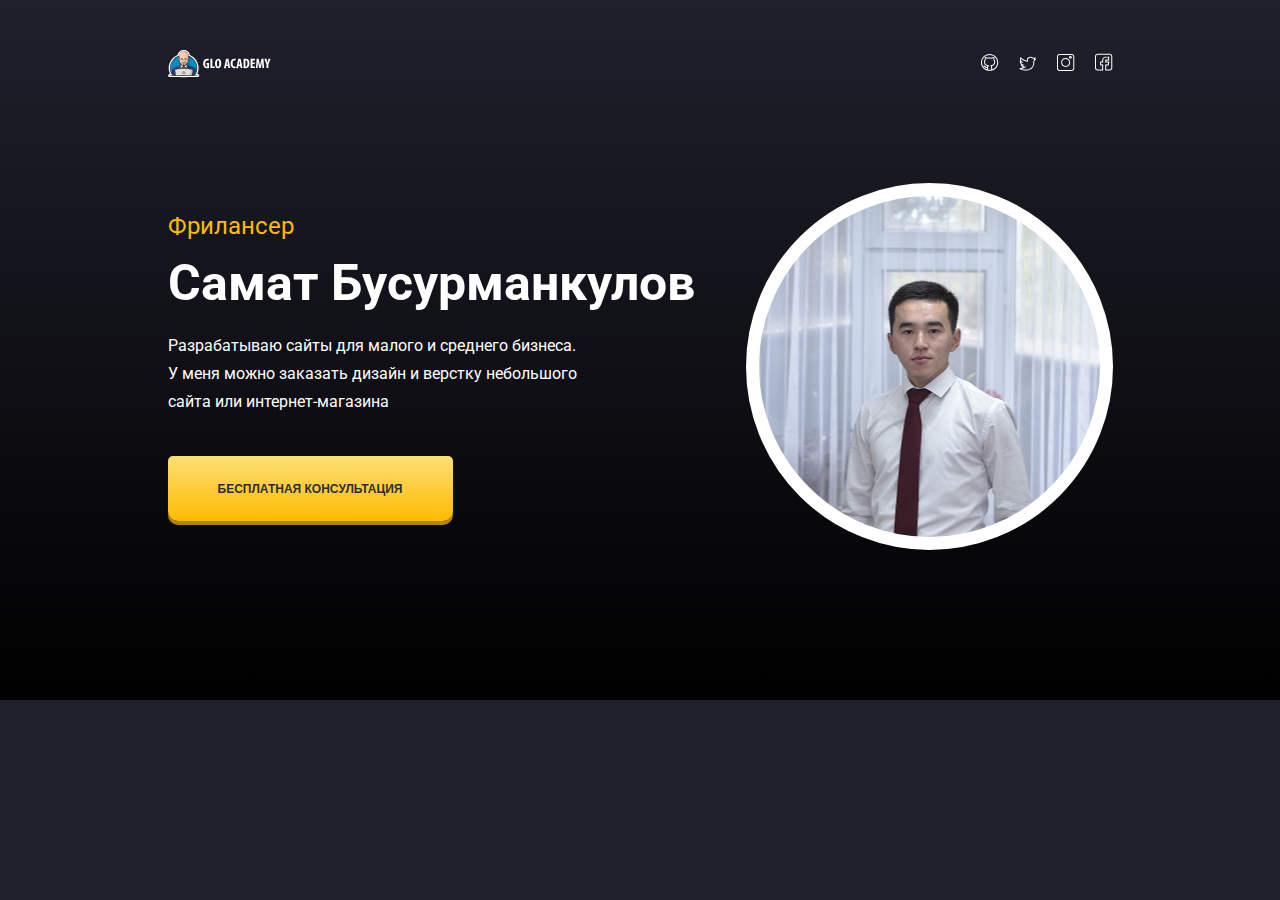
<file: MySite/index.html>
<!DOCTYPE html>
<html lang="ru">
  <head>
    <meta charset="UTF-8" />
    <meta name="viewport" content="width=device-width, initial-scale=1.0" />
    <title>Samat Busurmankulov</title>
    <link rel="preconnect" href="https://fonts.googleapis.com" />
    <link rel="preconnect" href="https://fonts.gstatic.com" crossorigin />
    <link
      href="https://fonts.googleapis.com/css2?family=Roboto:ital,wdth,wght@0,75..100,100..900;1,75..100,100..900&display=swap"
      rel="stylesheet" />
    <link rel="stylesheet" href="Css/style.css" />
  </head>

  <body>
    <header class="hero">
      <div class="container">
        <div class="hero-header">
          <img src="img\logo.svg" alt="logo" class="logo" />
          <div class="social-links">
            <a href="https://github.com/SamaTjld" class="social-link">
              <img src="img\social\github.svg" alt="github" /></a
            ><a href="https://twitter.com" class="social-link"
              ><img src="img\social\twitter.svg" alt="twitter" /></a
            ><a href="https://instagram.com" class="social-link"
              ><img src="img\social\instagram.svg" alt="instagram" /></a
            ><a href="https://fb.com" class="social-link"
              ><img src="img\social\facebook.svg" alt="fb"
            /></a>
          </div>
          <!-- social-link -->
        </div>
        <!-- hero-header -->
        <div class="hero-content">
          <div class="hero-text">
            <span class="hero-subtitle">Фрилансер</span>
            <h1 class="hero-title">Самат Бусурманкулов</h1>
            <p class="hero-description">
              Разрабатываю сайты для малого и среднего бизнеса. У меня можно
              заказать дизайн и верстку небольшого сайта или интернет-магазина
            </p>
            <button class="button">Бесплатная консультация</button>
          </div>
          <!-- /.hero-text -->
          <div class="hero-avatar"></div>
          <!-- /.hero-avatar -->
        </div>
        <!-- /.hero-content -->
      </div>
      <!-- container -->
    </header>
  </body>
</html>
</file>
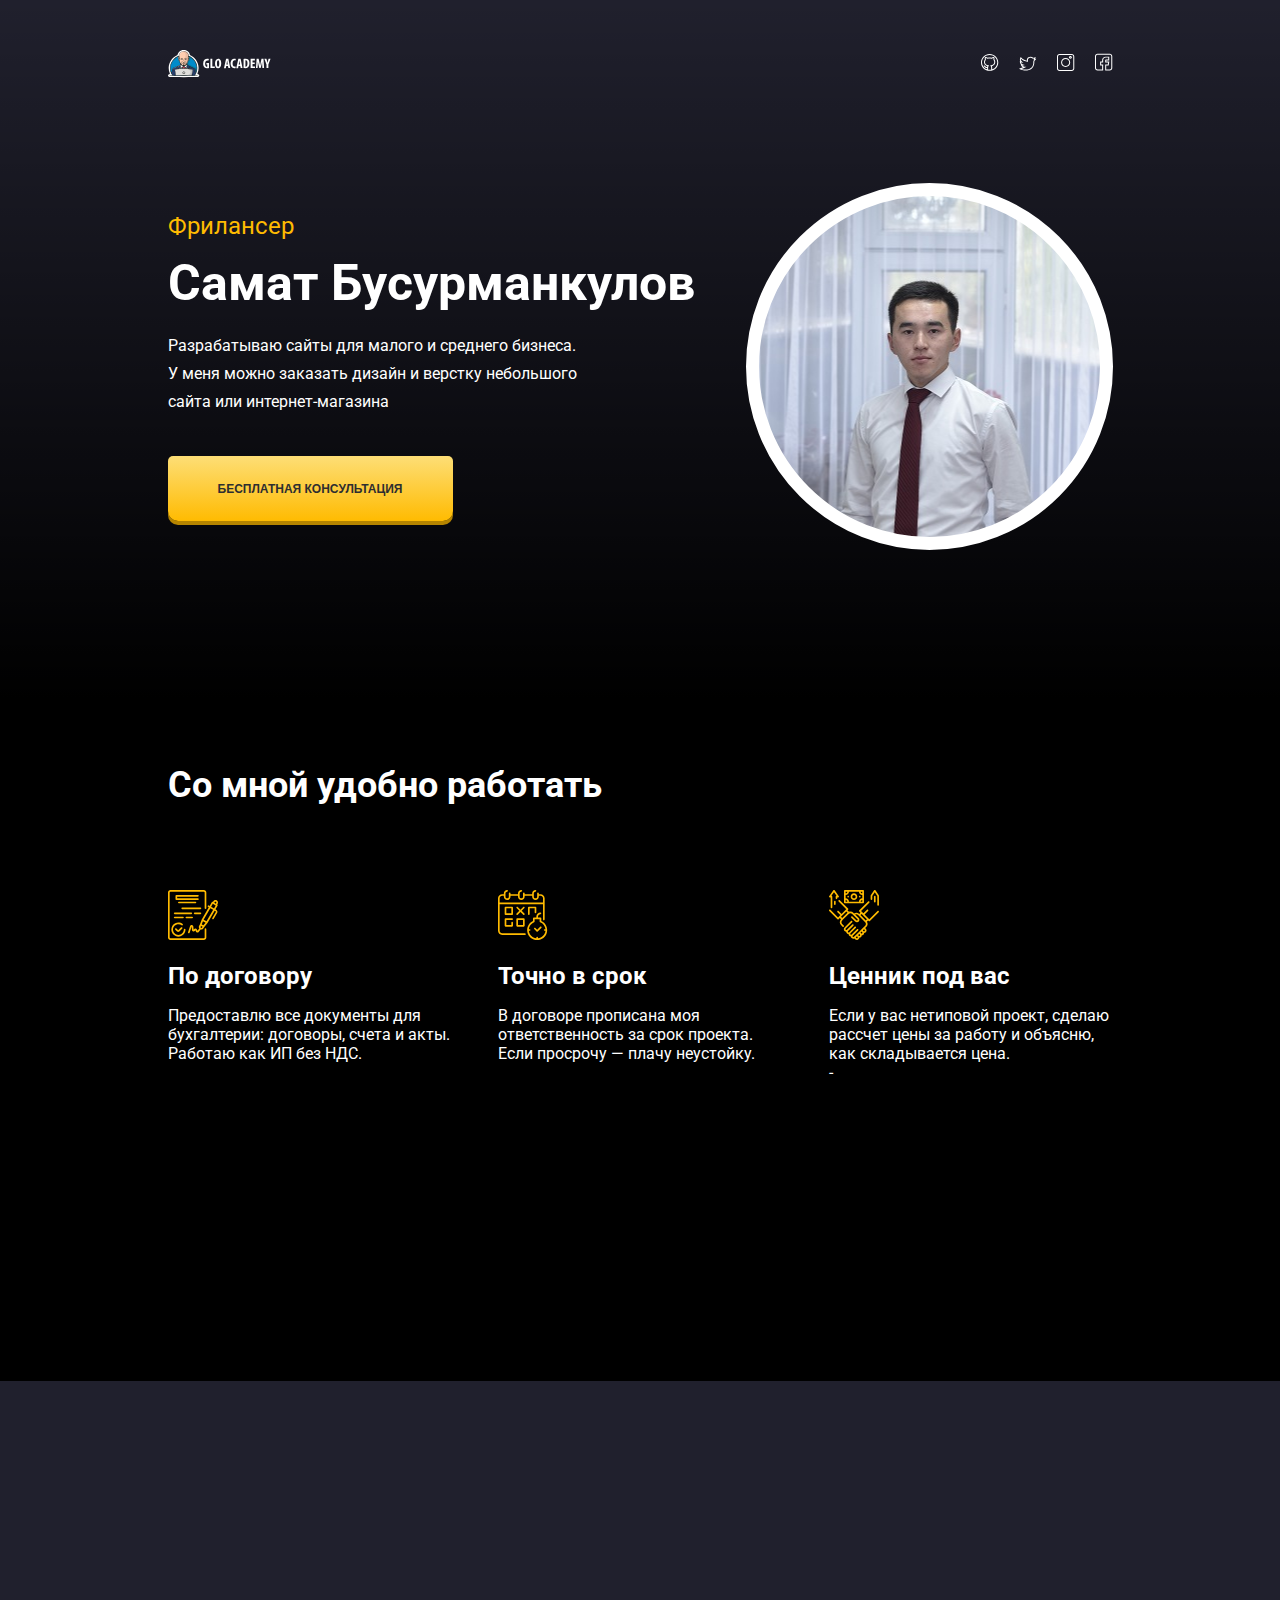
<file: MySite/MySite/index.html>
<!DOCTYPE html>
<html lang="ru">
  <head>
    <meta charset="UTF-8" />
    <meta name="viewport" content="width=device-width, initial-scale=1.0" />
    <title>Samat Busurmankulov</title>
    <link rel="preconnect" href="https://fonts.googleapis.com" />
    <link rel="preconnect" href="https://fonts.gstatic.com" crossorigin />
    <link
      href="https://fonts.googleapis.com/css2?family=Roboto:ital,wdth,wght@0,75..100,100..900;1,75..100,100..900&display=swap"
      rel="stylesheet" />
    <link rel="stylesheet" href="Css/style.css" />
    <link rel="stylesheet" href="Css/animate.css" />
  </head>

  <body>
    <header class="hero">
      <div class="container">
        <div class="hero-header">
          <img src="img\logo.svg" alt="logo" class="logo" />
          <div class="social-links">
            <a href="https://github.com/SamaTjld" class="social-link">
              <img src="img\social\github.svg" alt="github" /></a
            ><a href="https://twitter.com" class="social-link"
              ><img src="img\social\twitter.svg" alt="twitter" /></a
            ><a href="https://instagram.com" class="social-link"
              ><img src="img\social\instagram.svg" alt="instagram" /></a
            ><a href="https://fb.com" class="social-link"
              ><img src="img\social\facebook.svg" alt="fb"
            /></a>
          </div>
          <!-- social-link -->
        </div>
        <!-- hero-header -->
        <div class="hero-content">
          <div class="hero-text">
            <span class="hero-subtitle wow fadeInRight" data-wow-delay="0.2s"
              >Фрилансер</span
            >
            <h1 class="hero-title wow fadeInRight" data-wow-delay="0.4s">
              Самат Бусурманкулов
            </h1>
            <p class="hero-description wow fadeInRight" data-wow-delay="0.6s">
              Разрабатываю сайты для малого и среднего бизнеса. У меня можно
              заказать дизайн и верстку небольшого сайта или интернет-магазина
            </p>
            <button class="button wow fadeInRight" data-wow-delay="0.8s">
              Бесплатная консультация
            </button>
          </div>
          <!-- /.hero-text -->
          <div class="hero-avatar wow fadeIn" data-wow-delay="1.5s"></div>
          <!-- /.hero-avatar -->
        </div>
        <!-- /.hero-content -->
      </div>
      <!-- container -->
    </header>
    <main>
      <section class="features section">
        <div class="container">
          <h2 class="section-title wow fadeInRight" data-wow-delay="0.2s">
            Со мной удобно работать
          </h2>
          <div class="features-block">
            <div class="features-item wow bounceInUp" data-wow-delay="0.6s">
              <img
                src="/img/offer-img.svg"
                alt="По договору"
                class="features-img" />
              <h3 class="features-title">По договору</h3>
              <p class="featurs-text">
                Предоставлю все документы для бухгалтерии: договоры, счета и
                акты. Работаю как ИП без НДС.
              </p>
            </div>
            <div class="features-item wow bounceInUp" data-wow-delay="0.6s">
              <img
                src="img/deadline-img.svg"
                alt="Точно в срок"
                class="features-img" />
              <h3 class="features-title">Точно в срок</h3>
              <p class="featurs-text">
                В договоре прописана моя ответственность за срок проекта. Если
                просрочу — плачу неустойку.
              </p>
            </div>
            <div class="features-item wow bounceInUp" data-wow-delay="0.6s">
              <img
                src="img/agreement-img.svg"
                alt="Ценник под вас"
                class="features-img" />
              <h3 class="features-title">Ценник под вас</h3>
              <p class="featurs-text">
                Если у вас нетиповой проект, сделаю рассчет цены за работу и
                объясню, как складывается цена.
              </p>
              -
            </div>
            <div class="features-item wow bounceInUp" data-wow-delay="0.6s">
              <img
                src="img/steps-img.svg"
                alt="Премежуточные итоги"
                class="features-img" />
              <h3 class="features-title">Премежуточные итоги</h3>
              <p class="featurs-text">
                Показываю работу поэтапно, а не в последий момент перед крайним
                сроком.
              </p>
            </div>
            <div class="features-item wow bounceInUp" data-wow-delay="0.6s">
              <img
                src="img/storage-img.svg"
                alt="Хостинг и домен "
                class="features-img" />
              <h3 class="features-title">Хостинг и домен</h3>
              <p class="featurs-text">
                Если мы договорились о цене проекта, в неё входит всё: домен и
                хостинг на год + SSL сертификат.
              </p>
            </div>
            <div class="features-item wow bounceInUp" data-wow-delay="0.6s">
              <img
                src="img/conversation-img.svg"
                alt="Не брошу после сдачи"
                class="features-img" />
              <h3 class="features-title">Не брошу после сдачи</h3>
              <p class="featurs-text">
                Научу вас или вашего сотрудника пользоваться сайтом, запишу
                видео-инструкции.
              </p>
            </div>
          </div>
          <!-- features-block -->
        </div>
        <!-- container -->
      </section>
      <!-- features -->
    </main>
    <footeer class="section">
      <div class="container">
        <h2 class="section-title wow bounceInUp" data-wow-delay="0.2s">
          Свяжитесь со мной
        </h2>
        <div class="contacts-block wow flipInY" data-wow-delay="0.2s">
          <form action="#" class="contacts-form">
            <h4 class="form-title">
              Можете просто оставить заявку, я позвоню вам сегодня
            </h4>
            <input
              type="text"
              class="input input-name"
              placeholder="Ваше имя" />
            <input
              type="text"
              class="input input-phone"
              placeholder="Ваш телефон" />
            <button class="button form-button">Бесплатная консультация</button>
          </form>
          <div class="contacts-text">
            <div class="contacts-data">
              <div class="contacts-phone">
                <h4 class="contacts-title">Телефон</h4>
                <a href="tel:+996553051196" class="contacts-link"
                  >+996 553 05 11 96</a
                >
              </div>
              <!-- /.contacts-phone -->
              <div class="contacts-mail">
                <h4 class="contacts-title">Почта</h4>
                <a href="mailto:mail.com" class="contacts-link"
                  >samat@mail.com</a
                >
              </div>

              <!-- /.contacts-mail -->
              <div class="contacts-social">
                <h4 class="contacts-title">Почта</h4>
                <a href="https://fb.com" class="contacts-link">fb.com</a>
                <a href="https://fb.com" class="contacts-link">fb.com</a>
                <a href="https://fb.com" class="contacts-link">fb.com</a>
              </div>

              <!-- /.contacts-social -->
            </div>
            <!-- /.contacts-data -->
            <div class="social-links">
              <a href="https://github.com/SamaTjld" class="social-link">
                <img src="img\social\github.svg" alt="github" /></a
              ><a href="https://twitter.com" class="social-link"
                ><img src="img\social\twitter.svg" alt="twitter" /></a
              ><a href="https://instagram.com" class="social-link"
                ><img src="img\social\instagram.svg" alt="instagram" /></a
              ><a href="https://fb.com" class="social-link"
                ><img src="img\social\facebook.svg" alt="fb"
              /></a>
            </div>
            <!-- social-link -->
            <a href="#" class="contacts-policy">Политика конфиденциальности</a>
          </div>

          <!-- /.contacts-text -->
        </div>
        <!-- /.contacts-block -->
      </div>
    </footeer>
    <script src="js/wow.min.js"></script>
    <script src="js/main.js"></script>
  </body>
</html>
</file>
<file: MySite/Css/style.css>
* {
  box-sizing: border-box;
  margin: 0;
}

body {
  background-color: #20202d;
  margin: 0;
  color: #ffffff;
  font-family: "Roboto", sans-serif;
}
.section {
  padding-top: 64px;
}
.section-title {
  margin-bottom: 84px;
  font-weight: 700;
  font-size: 36px;
  color: #fff;
}
.hero {
  padding-top: 50px;
  padding-bottom: 150px;
  background: linear-gradient(0deg, #000 0%, rgba(0, 0, 0, 0) 100%);
}
.container {
  max-width: 945px;
  margin: auto;
}
.hero-header {
  display: flex;
  justify-content: space-between;
  align-items: center;
  margin-bottom: 105px;
}
.social-link {
  margin-left: 20px;
}
.social-link:first-child {
  margin-left: 0;
}

.hero-content {
  display: flex;
  justify-content: space-between;
  align-items: center;
}
.hero-subtitle {
  display: block;
  font-weight: 400;
  font-size: 24px;
  color: #ffbb01;
  margin-bottom: 14px;
}
.hero-title {
  font-weight: 700;
  font-size: 50px;
  color: #fff;
  margin-bottom: 20px;
}
.hero-description {
  font-weight: 400;
  font-size: 16px;
  line-height: 175%;
  color: #fff;
  max-width: 420px;
  margin-bottom: 40px;
}
.button {
  font-weight: 700;
  font-size: 12px;
  text-transform: uppercase;
  text-align: center;
  color: #2e2e30;
  border-radius: 5px 5px 10px 10px;
  border: none;
  width: 285px;
  height: 65px;
  box-shadow: 0 4px 0 0 #b68500;
  background: linear-gradient(180deg, #fdde76 0%, #ffbb01 100%);
}

.hero-avatar {
  width: 367px;
  height: 367px;
  background-color: #ffffff;
  border-radius: 50%;
  background-image: url(../img/AMG_0853.jpg);
  background-repeat: no-repeat;
  background-position: center top -120px;
  border: 13px solid white;
}
/* features */
.features {
  background-color: black;
}

.features-block {
  display: flex;
  flex-wrap: wrap;
  justify-content: space-between;
}
.features-item {
  flex-basis: 30%;
  margin-bottom: 63px;
}
.features-img {
  display: block;
  margin-bottom: 22px;
}

.features-title {
  font-weight: 700;
  font-size: 24px;
  line-height: 117%;
  margin-bottom: 16px;
}

.features-text {
  font-weight: 400;
  font-size: 16px;
  line-height: 175%;
}

/* projects */
.projects {
  background: linear-gradient(180deg, #000 0%, rgba(0, 0, 0, 0) 100%);
}

.projects-slide {
  display: flex;
  align-items: flex-start;
  justify-content: space-between;
}

.project-text {
  flex-basis: 60%;
  display: flex;
  flex-wrap: wrap;
}
.project-title {
  flex-basis: 100%;
  font-weight: 700;
  font-size: 24px;
  margin: 0;
  margin-bottom: 41px;
}
.project-time,
.project-cost {
  flex-basis: 50%;
  margin: 0;
  margin-bottom: 44px;
}
.project-time,
.project-cost,
.project-feedback {
  display: flex;
  align-items: flex-start;
}
.project-subtitle {
  font-weight: 700;
  font-size: 18px;
  margin: 0;
  margin-bottom: 7px;
}
.project-paragraph {
  font-weight: 400;
  font-size: 16px;
}
.project-icon {
  margin-right: 16px;
}

.projects-pagination {
  display: flex;
  align-items: center;
  justify-content: center;
  margin-bottom: 74px;
}

.projects-bullet {
  width: 10px;
  height: 10px;
  border: 2px solid #ffbb01;
  border-radius: 50%;
  display: inline-block;
  margin-left: 5px;
  margin-right: 5px;
}
.projects-bullet-active {
  background-color: #ffbb01;
}

/* contacts */
.contacts-form {
  box-shadow: -5px 5px 0 0 #ffc41d;
  background: #fff;
  border-radius: 5px;
  max-width: 380px;
  padding-top: 40px;
  padding-left: 48px;
  padding-right: 48px;
  padding-bottom: 49px;
}
.form-title {
  font-weight: 700;
  font-size: 18px;
  line-height: 156%;
  text-align: center;
  color: #000;
  margin-bottom: 29px;
}
.input {
  box-shadow: inset 0 3px 10px 0 rgba(199, 199, 199, 0.25);
  border: none;
  background: #f8f8f8;
  border-radius: 5px;
  padding: 18px 20px;
  width: 100%;
  font-weight: 400;
  font-size: 14px;
  margin-bottom: 17px;
  padding-left: 50px;
}
.input-name {
  background-image: url(/img/user-icon.svg);
  background-repeat: no-repeat;
  background-position: center left 20px;
}
.input-phone {
  background-image: url(/img/phone-icon.svg);
  background-repeat: no-repeat;
  background-position: center left 20px;
}
.form-button {
  max-width: 100%;
}

.contacts-block {
  display: flex;
  align-items: center;
  justify-content: space-between;
}
.contacts-text {
  flex-basis: 50%;
}
.contacts-data {
  display: flex;
  flex-wrap: wrap;
  margin-bottom: 42px;
}
.contacts-phone,
.contacts-mail {
  flex-basis: 50%;
  margin-bottom: 53px;
}
.contacts-social {
  flex-basis: 100%;
}
.contacts-title {
  font-weight: 700;
  font-size: 24px;
  color: #fff;
  margin-bottom: 15px;
}
.contacts-link {
  text-decoration: none;
  color: inherit;
  margin-right: 37px;
}
.contacts-link:hover {
  text-decoration: underline;
}
.contacts-policy {
  display: block;
  margin-top: 72px;
  font-weight: 400;
  font-size: 15px;
  text-decoration: underline;
  text-decoration-skip-ink: none;
  color: #a5a5a5;
}
</file>
<file: MySite/MySite/Css/style.css>
* {
  box-sizing: border-box;
  margin: 0;
}

body {
  background-color: #20202d;
  margin: 0;
  color: #ffffff;
  font-family: "Roboto", sans-serif;
}
.section {
  padding-top: 64px;
}
.section-title {
  margin-bottom: 84px;
  font-weight: 700;
  font-size: 36px;
  color: #fff;
}
.hero {
  padding-top: 50px;
  padding-bottom: 150px;
  background: linear-gradient(0deg, #000 0%, rgba(0, 0, 0, 0) 100%);
}
.container {
  max-width: 945px;
  margin: auto;
}
.hero-header {
  display: flex;
  justify-content: space-between;
  align-items: center;
  margin-bottom: 105px;
}
.social-link {
  margin-left: 20px;
}
.social-link:first-child {
  margin-left: 0;
}

.hero-content {
  display: flex;
  justify-content: space-between;
  align-items: center;
}
.hero-subtitle {
  display: block;
  font-weight: 400;
  font-size: 24px;
  color: #ffbb01;
  margin-bottom: 14px;
}
.hero-title {
  font-weight: 700;
  font-size: 50px;
  color: #fff;
  margin-bottom: 20px;
}
.hero-description {
  font-weight: 400;
  font-size: 16px;
  line-height: 175%;
  color: #fff;
  max-width: 420px;
  margin-bottom: 40px;
}
.button {
  font-weight: 700;
  font-size: 12px;
  text-transform: uppercase;
  text-align: center;
  color: #2e2e30;
  border-radius: 5px 5px 10px 10px;
  border: none;
  width: 285px;
  height: 65px;
  box-shadow: 0 4px 0 0 #b68500;
  background: linear-gradient(180deg, #fdde76 0%, #ffbb01 100%);
}

.hero-avatar {
  width: 367px;
  height: 367px;
  background-color: #ffffff;
  border-radius: 50%;
  background-image: url(../img/AMG_0853.jpg);
  background-repeat: no-repeat;
  background-position: center top -120px;
  border: 13px solid white;
}
/* features */
.features {
  background-color: black;
}

.features-block {
  display: flex;
  flex-wrap: wrap;
  justify-content: space-between;
}
.features-item {
  flex-basis: 30%;
  margin-bottom: 63px;
}
.features-img {
  display: block;
  margin-bottom: 22px;
}

.features-title {
  font-weight: 700;
  font-size: 24px;
  line-height: 117%;
  margin-bottom: 16px;
}

.features-text {
  font-weight: 400;
  font-size: 16px;
  line-height: 175%;
}

/* contacts */
.contacts-form {
  box-shadow: -5px 5px 0 0 #ffc41d;
  background: #fff;
  border-radius: 5px;
  max-width: 380px;
  padding-top: 40px;
  padding-left: 48px;
  padding-right: 48px;
  padding-bottom: 49px;
}
.form-title {
  font-weight: 700;
  font-size: 18px;
  line-height: 156%;
  text-align: center;
  color: #000;
  margin-bottom: 29px;
}
.input {
  box-shadow: inset 0 3px 10px 0 rgba(199, 199, 199, 0.25);
  border: none;
  background: #f8f8f8;
  border-radius: 5px;
  padding: 18px 20px;
  width: 100%;
  font-weight: 400;
  font-size: 14px;
  margin-bottom: 17px;
  padding-left: 50px;
}
.input-name {
  background-image: url(/img/user-icon.svg);
  background-repeat: no-repeat;
  background-position: center left 20px;
}
.input-phone {
  background-image: url(/img/phone-icon.svg);
  background-repeat: no-repeat;
  background-position: center left 20px;
}
.form-button {
  max-width: 100%;
}

.contacts-block {
  display: flex;
  align-items: center;
  justify-content: space-between;
}
.contacts-text {
  flex-basis: 50%;
}
.contacts-data {
  display: flex;
  flex-wrap: wrap;
  margin-bottom: 42px;
}
.contacts-phone,
.contacts-mail {
  flex-basis: 50%;
  margin-bottom: 53px;
}
.contacts-social {
  flex-basis: 100%;
}
.contacts-title {
  font-weight: 700;
  font-size: 24px;
  color: #fff;
  margin-bottom: 15px;
}
.contacts-link {
  text-decoration: none;
  color: inherit;
  margin-right: 37px;
}
.contacts-link:hover {
  text-decoration: underline;
}
.contacts-policy {
  display: block;
  margin-top: 72px;
  font-weight: 400;
  font-size: 15px;
  text-decoration: underline;
  text-decoration-skip-ink: none;
  color: #a5a5a5;
}
</file>
